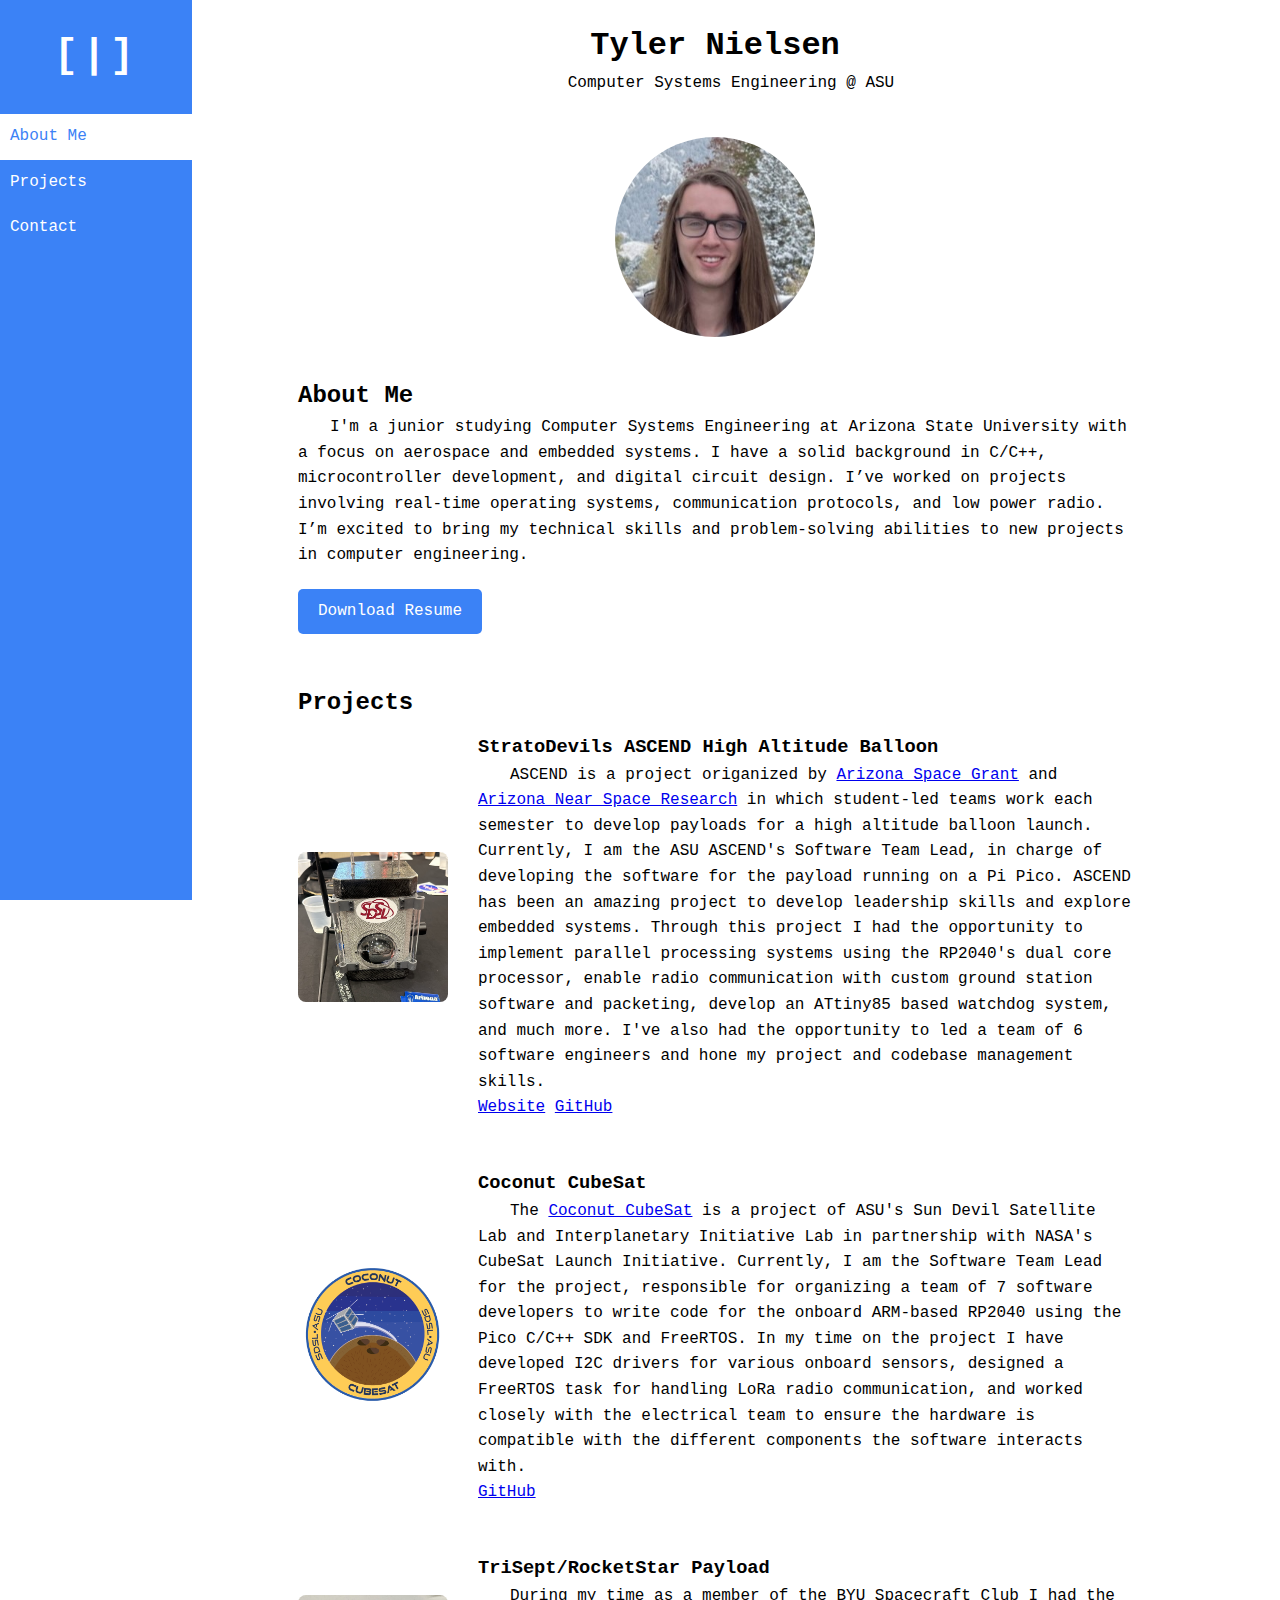
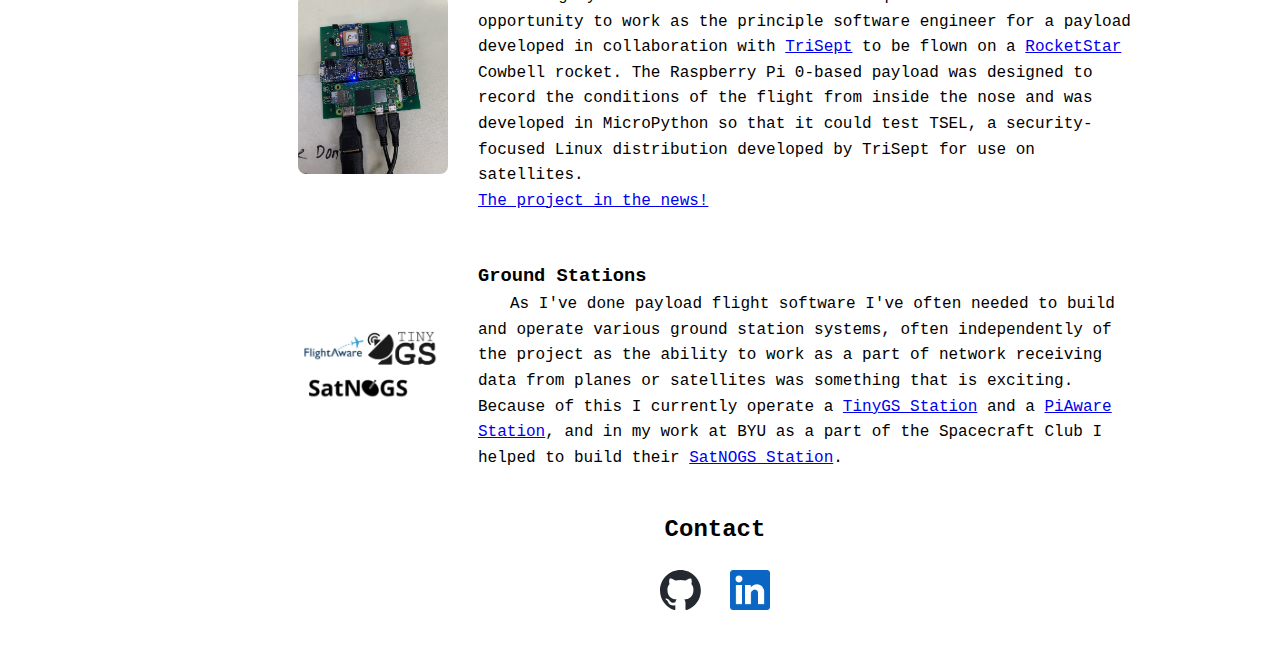
<file: index.html>
<!DOCTYPE html>

<html>
    <head>
        <title>Tyler Nielsen - Computer Systems Engineering</title>
        <meta charset="UTF-8" />
        <link rel="stylesheet" href="styles.css">
        <base target="_blank">
    </head>

    <body>
        <nav>
            <ul>
                <li class="logo"><a href="#top" class="nav-link" target="_self">[|]</a></li>
                <li><a href="#aboutme" target="_self" class="nav-link active">About Me</a></li>
                <li><a href="#projects" target="_self" class="nav-link">Projects</a></li>
                <li><a href="#contact" target="_self" class="nav-link">Contact</a></li>
            </ul>
        </nav>

        <div id="content">
            <header id="top">
                <h1>Tyler Nielsen</h1>
                <p>Computer Systems Engineering @ ASU</p>
            </header>

            <img src="images/profile.jpg" alt="Profile Image" class="profile-image">

            <section id="aboutme">
                <h2>About Me</h2>
                <p>I'm a junior studying Computer Systems Engineering at Arizona State University with a focus on 
                    aerospace and embedded systems. I have a solid background in C/C++, microcontroller development,
                     and digital circuit design. I’ve worked on projects involving real-time operating systems, communication 
                     protocols, and low power radio. I’m excited to bring my technical skills and problem-solving abilities to 
                     new projects in computer engineering.</p>
                <a href="Resume.pdf" download="Tyler_Nielsen_Resume.pdf" class="download-button">Download Resume</a>
            </section>

            <section id="projects">
                <h2>Projects</h2>
                <div class="project-item" style="margin-top: 10px">
                    <img src="images/ascendpayload.png" alt="Image of ASCEND High Altitude Balloon payload" class="project-image">
                    <div>
                        <h3>StratoDevils ASCEND High Altitude Balloon</h3>
                        <p>ASCEND is a project origanized by <a href="https://spacegrant.arizona.edu/">Arizona Space Grant</a> and 
                            <a href="https://www.ansr.org/">Arizona Near Space Research</a> in which student-led teams work each semester 
                            to develop payloads for a high altitude balloon launch. Currently, I am the ASU ASCEND's Software Team Lead, in charge of 
                            developing the software for the payload running on a Pi Pico. ASCEND has been an amazing project to develop 
                            leadership skills and explore embedded systems. Through this project I had the opportunity to implement parallel processing 
                            systems using the RP2040's dual core processor, enable radio communication with custom ground station software and packeting,  
                            develop an ATtiny85 based watchdog system, and much more. I've also had the opportunity to led a team of 6 software engineers and
                            hone my project and codebase management skills.
                        </p>
                        
                        <a href="https://asuascend.weebly.com/">Website</a>
                        <a href="https://asu-ascend.github.io/">GitHub</a>
                    </div>
                </div>
                <div class="project-item">
                    <img src="images/cocnut_cubesat.png" alt="Coconut CubeSat Mission Logo" class="project-image">
                    <div>
                        <h3>Coconut CubeSat</h3>
                        <p>The <a href="https://interplanetary.asu.edu/coconut/">Coconut CubeSat</a> is a project of ASU's Sun Devil Satellite Lab and Interplanetary Initiative Lab in partnership with NASA's CubeSat 
                            Launch Initiative. Currently, I am the Software Team Lead for the project, responsible for organizing a team of 7 software developers to 
                            write code for the onboard ARM-based RP2040 using the Pico C/C++ SDK and FreeRTOS. In my time on the project I have developed I2C drivers 
                            for various onboard sensors, designed a FreeRTOS task for handling LoRa radio communication, and worked closely with the electrical team 
                            to ensure the hardware is compatible with the different components the software interacts with.  </p>
                            <a href="https://github.com/ASU-SDSL/coconut-fsw">GitHub</a>
                        </div>
                </div>
                <div class="project-item">
                    <img src="images/triseptpayload.jpg" alt="Project 3 Image" class="project-image">
                    <div>
                        <h3>TriSept/RocketStar Payload</h3>
                        <p>During my time as a member of the BYU Spacecraft Club I had the opportunity to work as the principle software engineer for a payload developed
                            in collaboration with <a href="https://trisept.com/">TriSept</a> to be flown on a <a href="https://rocketstar.nyc/">RocketStar</a> Cowbell rocket. 
                            The Raspberry Pi 0-based payload was designed to record the conditions of the flight from inside the nose and was developed in MicroPython so that
                            it could test TSEL, a security-focused Linux distribution developed by TriSept for use on satellites. 
                        </p>
                        <a href="https://spacenews.com/student-payloads-rocketstar-flight/">The project in the news!</a>
                    </div>
                </div>
                <div class="project-item" style="margin-bottom: 0;">
                    <img src="images/groundstations.png" alt="" class="project-image">
                    <div>
                        <h3>Ground Stations</h3>
                        <p>As I've done payload flight software I've often needed to build and operate various ground station systems, often independently of the project as the ability 
                        to work as a part of network receiving data from planes or satellites was something that is exciting. Because of this I currently operate a 
                        <a href="https://tinygs.com/station/SnailStation@8015308104">TinyGS Station</a> and a <a href="https://www.flightaware.com/adsb/stats/user/tylernielsenn">PiAware Station</a>,
                        and in my work at BYU as a part of the Spacecraft Club I helped to build their <a href="https://network.satnogs.org/stations/3086/">SatNOGS Station</a>.</p>
                </div>
                
            </section>

            <footer id="contact">
                <h2>Contact</h2>
                <!-- <br> -->
                <a href="https://github.com/tylermnielsen" target="_blank"><img src="images/github-mark.svg"></a> 
                <a href="https://www.linkedin.com/in/tylernie/" target="_blank"><img src="images/linkedinblue.png"></a> 
            </footer>

        </div>
        
        <script>
            document.addEventListener('DOMContentLoaded', function() {
                var navLinks = document.querySelectorAll('.nav-link');
                var sections = document.querySelectorAll('section, footer');

                function onScroll() {
                    var scrollPos = window.scrollY + 100;
                    sections.forEach(function(section) {
                        var sectionTop = section.offsetTop;
                        var sectionHeight = section.offsetHeight;
                        var sectionId = section.getAttribute('id');
                        var navLink = document.querySelector('a[href="#' + sectionId + '"]');

                        if (scrollPos >= sectionTop && scrollPos < sectionTop + sectionHeight) {
                            navLinks.forEach(function(link) {
                                link.classList.remove('active');
                            });
                            navLink.classList.add('active');
                        }
                    });
                }

                navLinks.forEach(function(link) {
                    link.addEventListener('click', function() {
                        if (this.getAttribute('href') === '#top') {
                            navLinks.forEach(function(link) {
                                link.classList.remove('active');
                            });
                            document.querySelector('a[href="#aboutme"]').classList.add('active');
                        }
                    });
                });

                window.addEventListener('scroll', onScroll);
                onScroll();
            });
        </script>
    </body>
</html>
</file>
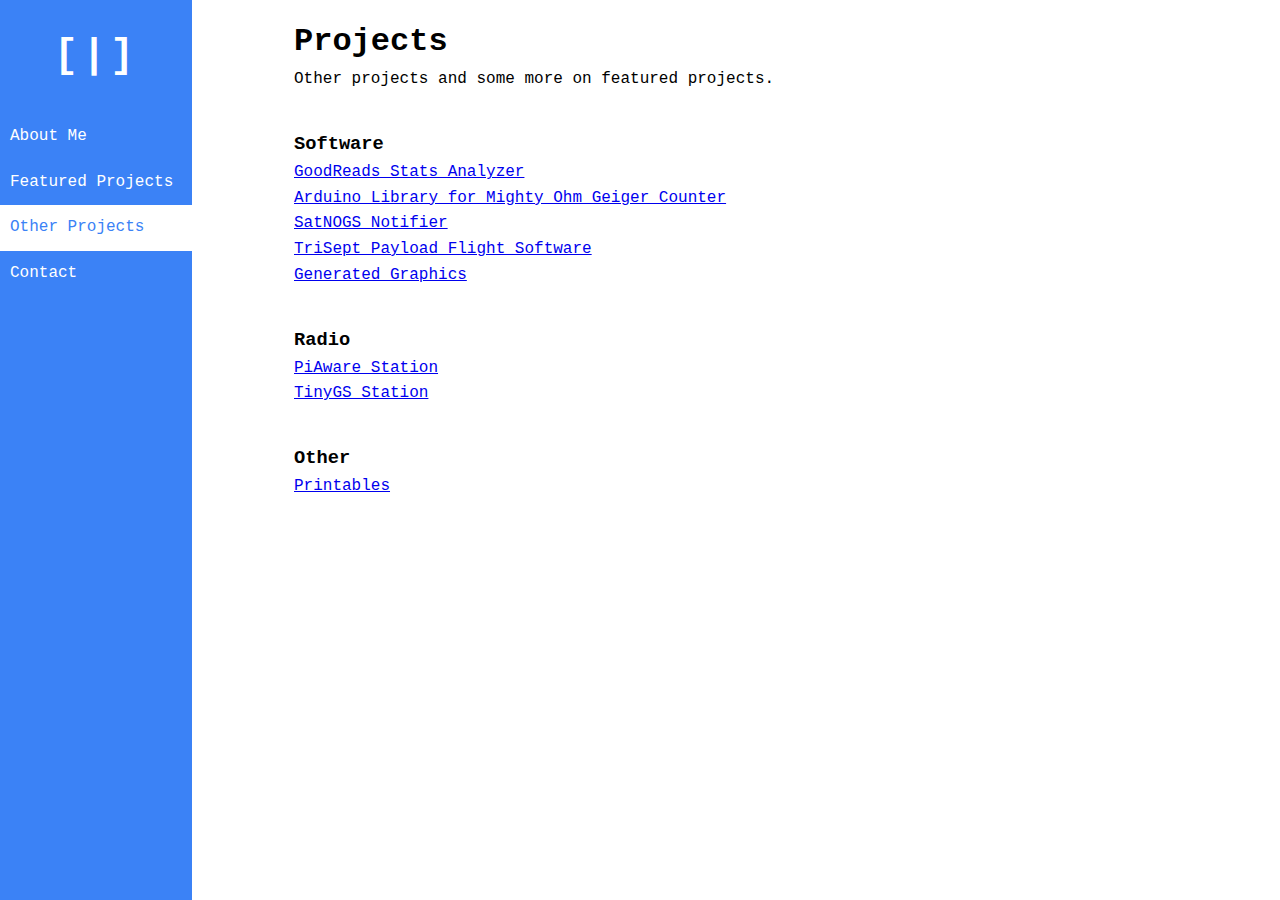
<file: otherprojects.html>
<!DOCTYPE html>

<html>

<head>
  <title>Other Projects</title>
  <meta charset="UTF-8" />
  <link rel="stylesheet" href="styles.css">

  <style>
    #projects { 
      margin: 1em; 
    }

    .project-list li {
      list-style-type: none;
    }

    h3 {
      margin-top: 2em; 
    }

  </style>
</head>

<body>
  <nav>
    <ul>
      <li class="logo"><a href="#top" class="nav-link" target="_self">[|]</a></li>
      <li><a href="index.html#aboutme" target="_self" class="nav-link">About Me</a></li>
      <li><a href="index.html#projects" target="_self" class="nav-link">Featured Projects</a></li>
      <li><a href="otherprojects.html" target="_self" class="nav-link active">Other Projects</a>
      <li><a href="index.html#contact" target="_self" class="nav-link">Contact</a></li>
    </ul>
  </nav>

  <div id="content">
    <div id="projects">
      <h1>Projects</h1>
      Other projects and some more on featured projects.
      <br />

      <h3>Software</h3>
      <ul class="project-list">
        <li><a href="https://tylermnielsen.github.io/GoodreadsStats/">GoodReads Stats Analyzer</a></li>
        <li><a href="https://github.com/tylermnielsen/MightyOhmGeigerCounter">Arduino Library for Mighty Ohm Geiger Counter</a></li>
        <li><a href="https://github.com/tylermnielsen/SatNOGSNotifier">SatNOGS Notifier</a></li>
        <li><a href="https://github.com/BYU-Spacecraft-Group/TriSeptRaspberryPi">TriSept Payload Flight Software</a></li>
        <li><a href="https://github.com/tylermnielsen/ProcessingProjects">Generated Graphics</a></li>
      </ul>

      <h3>Radio</h3>
      <ul class="project-list">
        <li><a href="https://www.flightaware.com/adsb/stats/user/tylernielsenn">PiAware Station</a></li>
        <li><a href="https://tinygs.com/station/SnailStation@8015308104">TinyGS Station</a></li>
      </ul>

      <h3>Other</h3>
      <ul class="project-list">
        <li><a href="https://www.printables.com/@snaal">Printables</a></li>

      </ul>

    </div>
  </div>

</body>

</html>
</file>
<file: styles.css>
* {
  margin: 0;
  padding: 0; 
  box-sizing: border-box;
}

body {
  display: flex;
  flex-direction: column;
  font-family: 'Consolas', 'Liberation Mono', 'Courier New', monospace;
  line-height: 1.6;
  /* background-color: #f0f4f8; */
  background-color: white;
}

nav {
  background-color: #3b82f6; /* Light blue */
  color: #fff;
  box-shadow: 0 2px 4px rgba(0, 0, 0, 0.1);
  width: 15%;
  max-width: 150px; /* Decrease the max width of the nav bar */
}

nav ul {
  background-color: #3b82f6; /* Light blue */
  list-style-type: none;
  margin: 0;
  padding: 0;
  width: 15%;
  height: 100%;
  position: fixed;
  overflow: auto; 
  max-width: 200px;
}

nav ul li {
  padding: 0;
}

nav ul li.logo {
  font-size: 2.5em; /* Adjust font size */
  font-weight: bold;
  text-align: center;
  padding: 10px 0;
  letter-spacing: 0.1em;
  margin-top: 5px;
  margin-bottom: 5px;
}

nav ul li.logo a {
  color: #fff;
  text-decoration: none;
}

nav ul li.logo a:hover {
  background-color: transparent;
  color: #fff;
}

nav ul li a {
  color: #fff;
  text-decoration: none;
  display: block;
  padding: 10px;
  width: 100%;
  box-sizing: border-box;
  border-radius: 0;
  transition: background-color 0.3s;
}

nav ul li a:hover,
nav ul li a.active {
  background-color: #ffffff; /* White */
  color: #3b82f6; /* Light blue */
}

nav ul li a.about-me {
  background-color: #ffffff; /* White */
  color: #3b82f6; /* Light blue */
}

nav ul li.logo a.active {
  color: #ffffff; /* White */
}

#content {
  margin-left: 15%;
  padding: 0;
  background-color: #ffffff;
  flex: 1;
  /* box-shadow: 0 2px 4px rgba(0, 0, 0, 0.1); */
}

@media (min-width: 1200px) {
  #content {
    margin-left: 150px; 
    padding-left: 10%;
    padding-right: 10%; /* Same width as the nav bar */
  }
}

header {
  background: #ffffff; /* White */
  color: #000;
  padding: 20px;
  text-align: center;
}

header h1 {
  margin: 0;
}

.profile-image {
  display: block;
  margin: 20px auto;
  width: auto;
  height: 200px;
  border-radius: 50%;
  object-fit: cover;
}

p {
  text-indent: 2em;
}

section {
  margin-bottom: 10px; /* Decrease margin-bottom */
  padding: 20px;
  background-color: #ffffff;
  border-radius: 8px;
}

.experience-item p {
  text-indent: 20px;
}

.download-button {
  display: inline-block;
  padding: 10px 20px;
  margin-top: 20px;
  background-color: #3b82f6; /* Light blue */
  color: #fff;
  text-decoration: none;
  border-radius: 5px;
  transition: background-color 0.3s;
}

.download-button:hover {
  background-color: #60a5fa; /* Lighter blue */
}

.project-item {
  display: flex;
  align-items: center;
  margin-top: 3em; 
  margin-bottom: 10px; /* Decrease margin-bottom */
}

.project-item img {
  width: 150px;
  margin-right: 30px;
  border-radius: 8px;
}

footer {
  background: #ffffff; /* White */
  color: #000;
  text-align: center; /* Center align the images */
  padding: 10px 10px; /* Adjust padding for left alignment */
  width: 100%;
  margin-bottom: 2em;
}

footer h2 {
  text-align: center;
  margin-bottom: 20px;
}

footer a {
  margin: 0 10px;
}

footer a img {
  height: 40px; 
  width: auto; 
}
</file>
